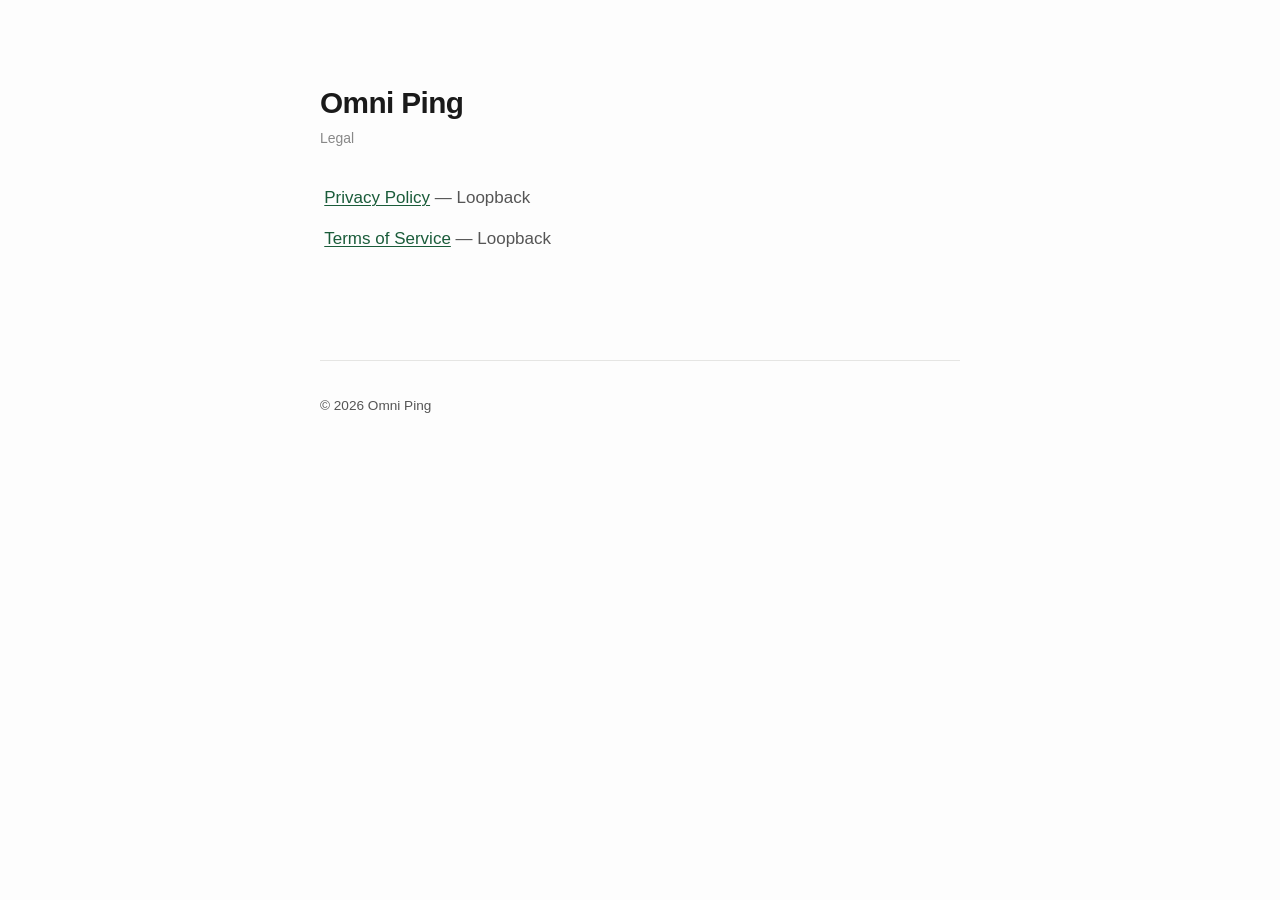
<file: index.html>
<!DOCTYPE html>
<html lang="en">
<head>
  <meta charset="utf-8">
  <meta name="viewport" content="width=device-width, initial-scale=1">
  <title>Omni Ping</title>
  <link rel="stylesheet" href="style.css">
</head>
<body>
  <main>
    <header style="padding-top: 2.5rem;">
      <h1>Omni Ping</h1>
      <p class="meta">Legal</p>
    </header>

    <section>
      <ul style="list-style: none; margin-left: 0; padding-left: 0;">
        <li style="margin-bottom: 0.75rem;"><a href="privacy.html">Privacy Policy</a> — Loopback</li>
        <li><a href="terms.html">Terms of Service</a> — Loopback</li>
      </ul>
    </section>
  </main>

  <footer>
    <p>&copy; 2026 Omni Ping</p>
  </footer>
</body>
</html>
</file>
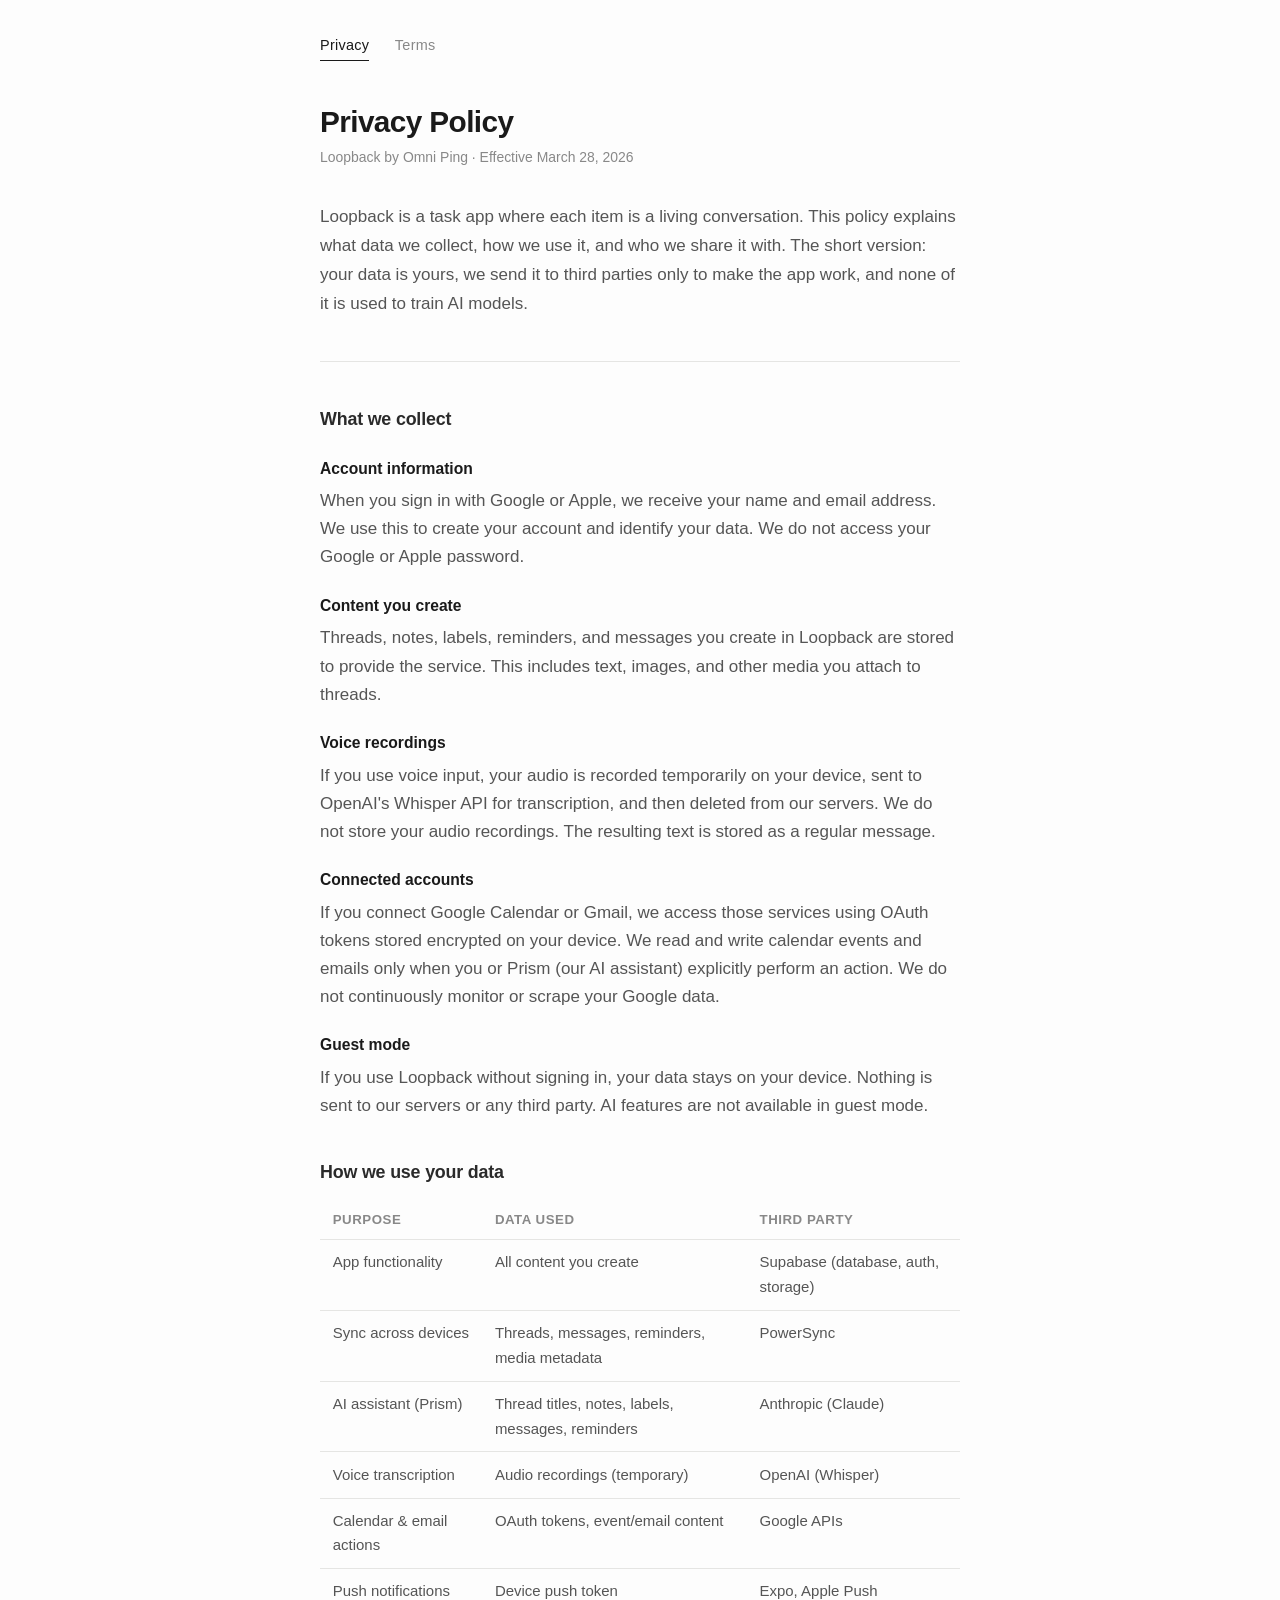
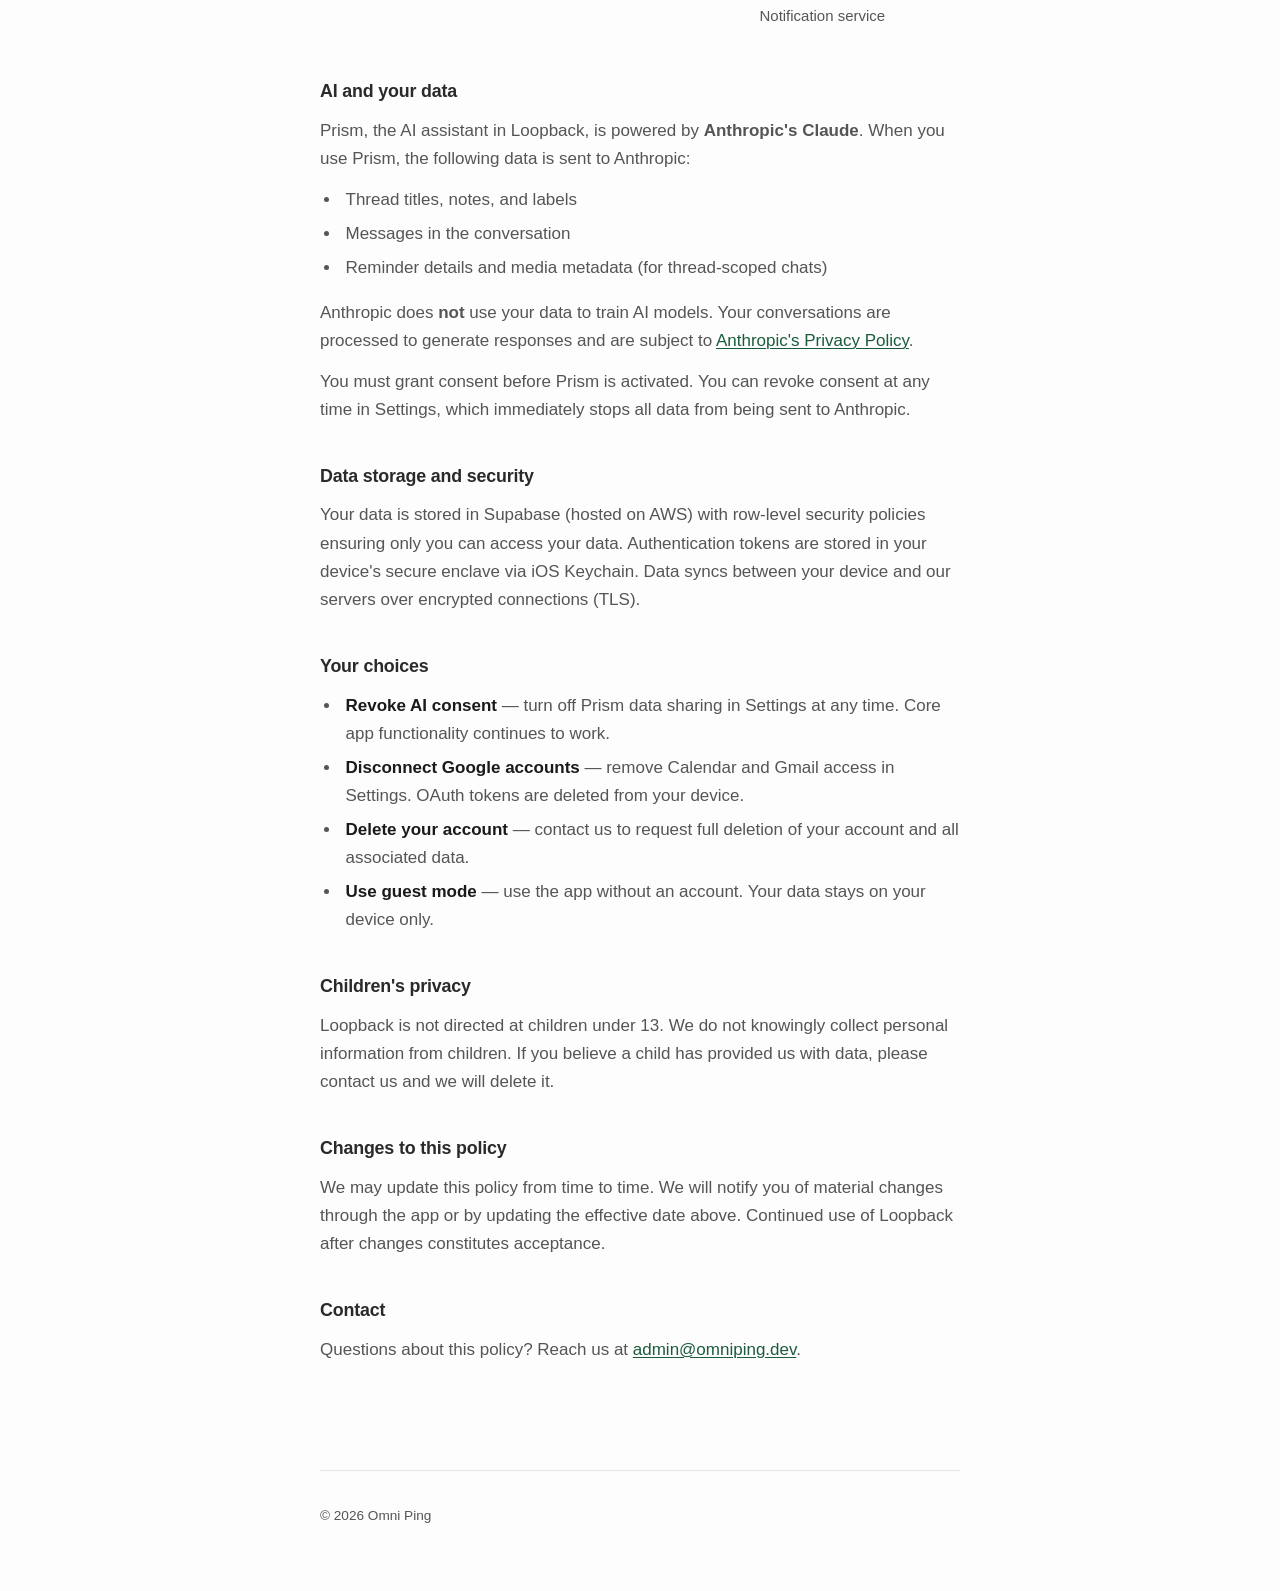
<file: privacy.html>
<!DOCTYPE html>
<html lang="en">
<head>
  <meta charset="utf-8">
  <meta name="viewport" content="width=device-width, initial-scale=1">
  <title>Privacy Policy — Loopback</title>
  <link rel="stylesheet" href="style.css">
</head>
<body>
  <nav>
    <a href="privacy.html" class="active">Privacy</a>
    <a href="terms.html">Terms</a>
  </nav>

  <main>
    <header>
      <h1>Privacy Policy</h1>
      <p class="meta">Loopback by Omni Ping &middot; Effective March 28, 2026</p>
    </header>

    <p class="lede">Loopback is a task app where each item is a living conversation. This policy explains what data we collect, how we use it, and who we share it with. The short version: your data is yours, we send it to third parties only to make the app work, and none of it is used to train AI models.</p>

    <section>
      <h2>What we collect</h2>

      <h3>Account information</h3>
      <p>When you sign in with Google or Apple, we receive your name and email address. We use this to create your account and identify your data. We do not access your Google or Apple password.</p>

      <h3>Content you create</h3>
      <p>Threads, notes, labels, reminders, and messages you create in Loopback are stored to provide the service. This includes text, images, and other media you attach to threads.</p>

      <h3>Voice recordings</h3>
      <p>If you use voice input, your audio is recorded temporarily on your device, sent to OpenAI's Whisper API for transcription, and then deleted from our servers. We do not store your audio recordings. The resulting text is stored as a regular message.</p>

      <h3>Connected accounts</h3>
      <p>If you connect Google Calendar or Gmail, we access those services using OAuth tokens stored encrypted on your device. We read and write calendar events and emails only when you or Prism (our AI assistant) explicitly perform an action. We do not continuously monitor or scrape your Google data.</p>

      <h3>Guest mode</h3>
      <p>If you use Loopback without signing in, your data stays on your device. Nothing is sent to our servers or any third party. AI features are not available in guest mode.</p>
    </section>

    <section>
      <h2>How we use your data</h2>

      <table>
        <thead>
          <tr>
            <th>Purpose</th>
            <th>Data used</th>
            <th>Third party</th>
          </tr>
        </thead>
        <tbody>
          <tr>
            <td>App functionality</td>
            <td>All content you create</td>
            <td>Supabase (database, auth, storage)</td>
          </tr>
          <tr>
            <td>Sync across devices</td>
            <td>Threads, messages, reminders, media metadata</td>
            <td>PowerSync</td>
          </tr>
          <tr>
            <td>AI assistant (Prism)</td>
            <td>Thread titles, notes, labels, messages, reminders</td>
            <td>Anthropic (Claude)</td>
          </tr>
          <tr>
            <td>Voice transcription</td>
            <td>Audio recordings (temporary)</td>
            <td>OpenAI (Whisper)</td>
          </tr>
          <tr>
            <td>Calendar &amp; email actions</td>
            <td>OAuth tokens, event/email content</td>
            <td>Google APIs</td>
          </tr>
          <tr>
            <td>Push notifications</td>
            <td>Device push token</td>
            <td>Expo, Apple Push Notification service</td>
          </tr>
        </tbody>
      </table>
    </section>

    <section>
      <h2>AI and your data</h2>
      <p>Prism, the AI assistant in Loopback, is powered by <strong>Anthropic's Claude</strong>. When you use Prism, the following data is sent to Anthropic:</p>
      <ul>
        <li>Thread titles, notes, and labels</li>
        <li>Messages in the conversation</li>
        <li>Reminder details and media metadata (for thread-scoped chats)</li>
      </ul>
      <p>Anthropic does <strong>not</strong> use your data to train AI models. Your conversations are processed to generate responses and are subject to <a href="https://www.anthropic.com/privacy" target="_blank" rel="noopener">Anthropic's Privacy Policy</a>.</p>
      <p>You must grant consent before Prism is activated. You can revoke consent at any time in Settings, which immediately stops all data from being sent to Anthropic.</p>
    </section>

    <section>
      <h2>Data storage and security</h2>
      <p>Your data is stored in Supabase (hosted on AWS) with row-level security policies ensuring only you can access your data. Authentication tokens are stored in your device's secure enclave via iOS Keychain. Data syncs between your device and our servers over encrypted connections (TLS).</p>
    </section>

    <section>
      <h2>Your choices</h2>
      <ul>
        <li><strong>Revoke AI consent</strong> — turn off Prism data sharing in Settings at any time. Core app functionality continues to work.</li>
        <li><strong>Disconnect Google accounts</strong> — remove Calendar and Gmail access in Settings. OAuth tokens are deleted from your device.</li>
        <li><strong>Delete your account</strong> — contact us to request full deletion of your account and all associated data.</li>
        <li><strong>Use guest mode</strong> — use the app without an account. Your data stays on your device only.</li>
      </ul>
    </section>

    <section>
      <h2>Children's privacy</h2>
      <p>Loopback is not directed at children under 13. We do not knowingly collect personal information from children. If you believe a child has provided us with data, please contact us and we will delete it.</p>
    </section>

    <section>
      <h2>Changes to this policy</h2>
      <p>We may update this policy from time to time. We will notify you of material changes through the app or by updating the effective date above. Continued use of Loopback after changes constitutes acceptance.</p>
    </section>

    <section>
      <h2>Contact</h2>
      <p>Questions about this policy? Reach us at <a href="mailto:admin@omniping.dev">admin@omniping.dev</a>.</p>
    </section>
  </main>

  <footer>
    <p>&copy; 2026 Omni Ping</p>
  </footer>
</body>
</html>
</file>
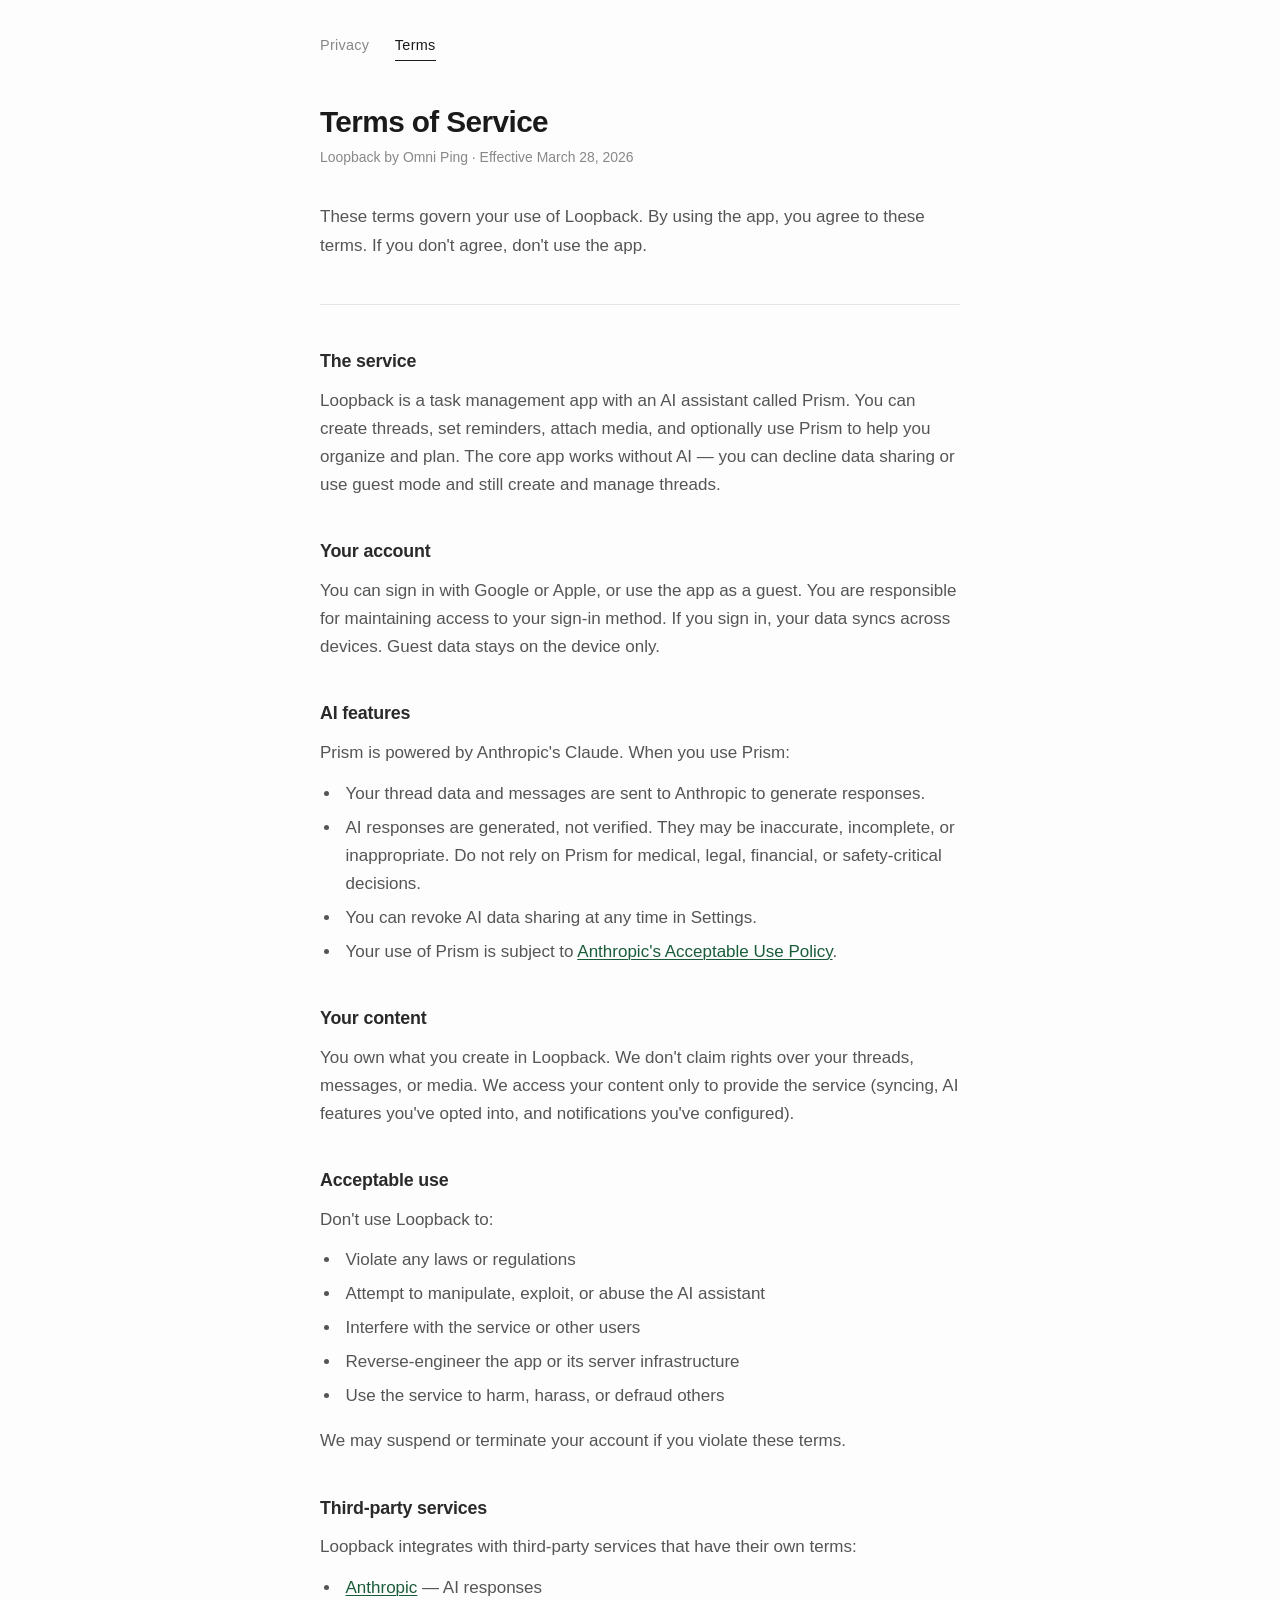
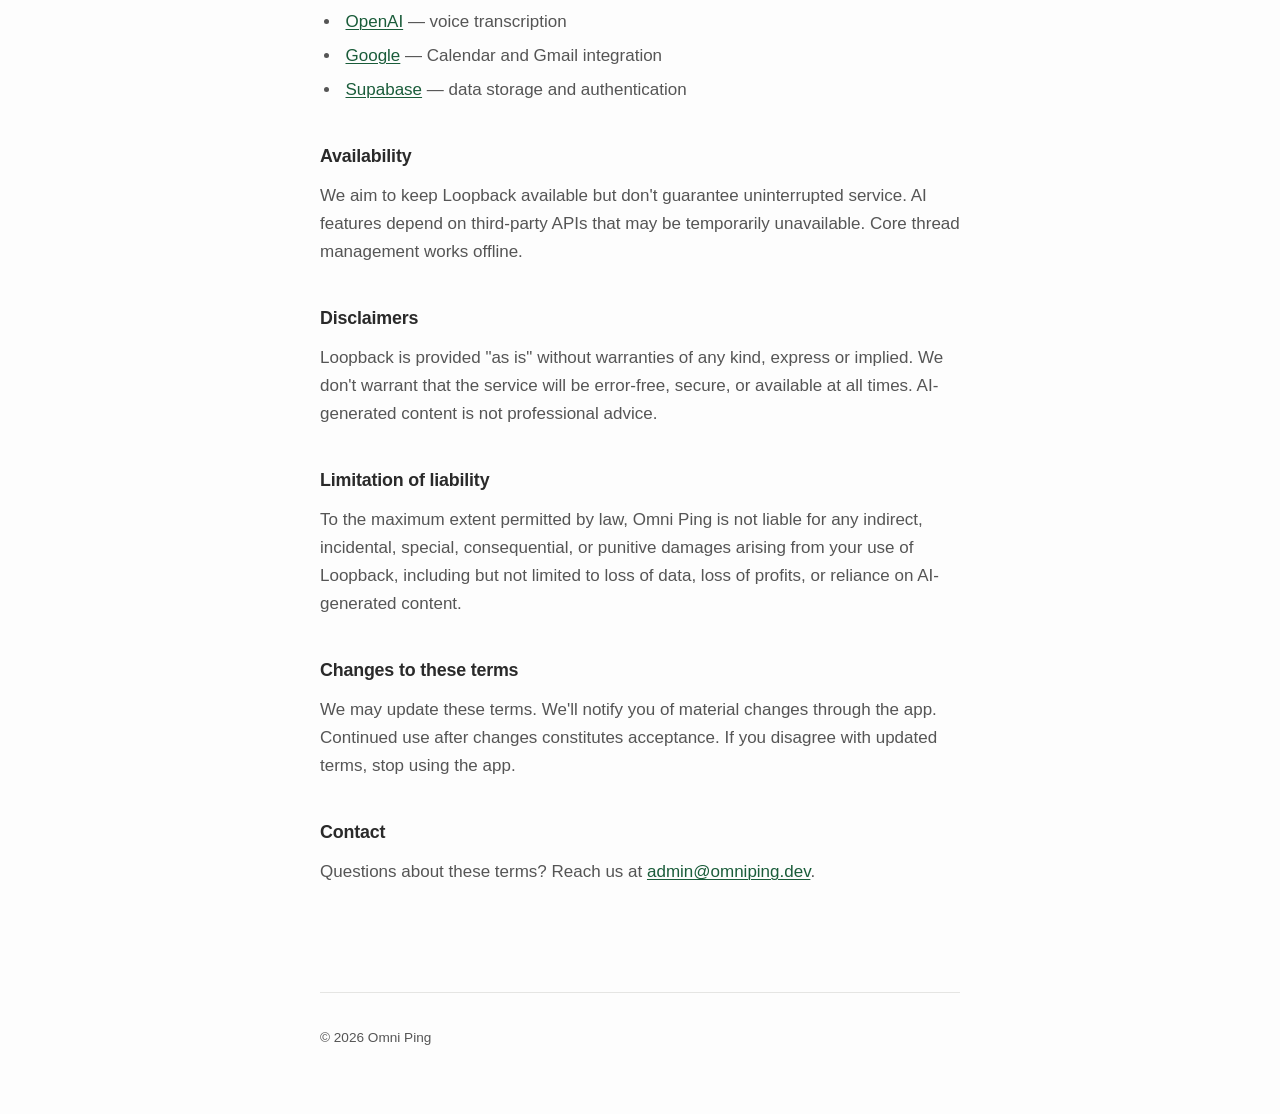
<file: terms.html>
<!DOCTYPE html>
<html lang="en">
<head>
  <meta charset="utf-8">
  <meta name="viewport" content="width=device-width, initial-scale=1">
  <title>Terms of Service — Loopback</title>
  <link rel="stylesheet" href="style.css">
</head>
<body>
  <nav>
    <a href="privacy.html">Privacy</a>
    <a href="terms.html" class="active">Terms</a>
  </nav>

  <main>
    <header>
      <h1>Terms of Service</h1>
      <p class="meta">Loopback by Omni Ping &middot; Effective March 28, 2026</p>
    </header>

    <p class="lede">These terms govern your use of Loopback. By using the app, you agree to these terms. If you don't agree, don't use the app.</p>

    <section>
      <h2>The service</h2>
      <p>Loopback is a task management app with an AI assistant called Prism. You can create threads, set reminders, attach media, and optionally use Prism to help you organize and plan. The core app works without AI — you can decline data sharing or use guest mode and still create and manage threads.</p>
    </section>

    <section>
      <h2>Your account</h2>
      <p>You can sign in with Google or Apple, or use the app as a guest. You are responsible for maintaining access to your sign-in method. If you sign in, your data syncs across devices. Guest data stays on the device only.</p>
    </section>

    <section>
      <h2>AI features</h2>
      <p>Prism is powered by Anthropic's Claude. When you use Prism:</p>
      <ul>
        <li>Your thread data and messages are sent to Anthropic to generate responses.</li>
        <li>AI responses are generated, not verified. They may be inaccurate, incomplete, or inappropriate. Do not rely on Prism for medical, legal, financial, or safety-critical decisions.</li>
        <li>You can revoke AI data sharing at any time in Settings.</li>
        <li>Your use of Prism is subject to <a href="https://www.anthropic.com/policies/aup" target="_blank" rel="noopener">Anthropic's Acceptable Use Policy</a>.</li>
      </ul>
    </section>

    <section>
      <h2>Your content</h2>
      <p>You own what you create in Loopback. We don't claim rights over your threads, messages, or media. We access your content only to provide the service (syncing, AI features you've opted into, and notifications you've configured).</p>
    </section>

    <section>
      <h2>Acceptable use</h2>
      <p>Don't use Loopback to:</p>
      <ul>
        <li>Violate any laws or regulations</li>
        <li>Attempt to manipulate, exploit, or abuse the AI assistant</li>
        <li>Interfere with the service or other users</li>
        <li>Reverse-engineer the app or its server infrastructure</li>
        <li>Use the service to harm, harass, or defraud others</li>
      </ul>
      <p>We may suspend or terminate your account if you violate these terms.</p>
    </section>

    <section>
      <h2>Third-party services</h2>
      <p>Loopback integrates with third-party services that have their own terms:</p>
      <ul>
        <li><a href="https://www.anthropic.com/policies/terms" target="_blank" rel="noopener">Anthropic</a> — AI responses</li>
        <li><a href="https://openai.com/terms" target="_blank" rel="noopener">OpenAI</a> — voice transcription</li>
        <li><a href="https://policies.google.com/terms" target="_blank" rel="noopener">Google</a> — Calendar and Gmail integration</li>
        <li><a href="https://supabase.com/terms" target="_blank" rel="noopener">Supabase</a> — data storage and authentication</li>
      </ul>
    </section>

    <section>
      <h2>Availability</h2>
      <p>We aim to keep Loopback available but don't guarantee uninterrupted service. AI features depend on third-party APIs that may be temporarily unavailable. Core thread management works offline.</p>
    </section>

    <section>
      <h2>Disclaimers</h2>
      <p>Loopback is provided "as is" without warranties of any kind, express or implied. We don't warrant that the service will be error-free, secure, or available at all times. AI-generated content is not professional advice.</p>
    </section>

    <section>
      <h2>Limitation of liability</h2>
      <p>To the maximum extent permitted by law, Omni Ping is not liable for any indirect, incidental, special, consequential, or punitive damages arising from your use of Loopback, including but not limited to loss of data, loss of profits, or reliance on AI-generated content.</p>
    </section>

    <section>
      <h2>Changes to these terms</h2>
      <p>We may update these terms. We'll notify you of material changes through the app. Continued use after changes constitutes acceptance. If you disagree with updated terms, stop using the app.</p>
    </section>

    <section>
      <h2>Contact</h2>
      <p>Questions about these terms? Reach us at <a href="mailto:admin@omniping.dev">admin@omniping.dev</a>.</p>
    </section>
  </main>

  <footer>
    <p>&copy; 2026 Omni Ping</p>
  </footer>
</body>
</html>
</file>
<file: style.css>
/* --------------------------------------------------------
   Omni Ping — Legal Pages
   Design intent: readable, trustworthy, scannable.
   No decoration. Information IS the design.
   -------------------------------------------------------- */

*,
*::before,
*::after {
  margin: 0;
  padding: 0;
  box-sizing: border-box;
}

:root {
  --text: #1a1a1a;
  --text-secondary: #555;
  --text-muted: #888;
  --bg: #fdfdfd;
  --surface: #f5f5f4;
  --border: #e5e5e3;
  --accent: #2a2a2a;
  --link: #1a5c3a;
  --link-hover: #0f3d26;
  --max-width: 640px;
}

@media (prefers-color-scheme: dark) {
  :root {
    --text: #e8e6e3;
    --text-secondary: #a8a6a3;
    --text-muted: #706e6b;
    --bg: #161615;
    --surface: #1e1e1d;
    --border: #2a2a28;
    --accent: #e8e6e3;
    --link: #6abf8a;
    --link-hover: #8ed4a8;
  }
}

html {
  font-size: 17px;
  -webkit-font-smoothing: antialiased;
  -moz-osx-font-smoothing: grayscale;
}

body {
  font-family: -apple-system, BlinkMacSystemFont, "Segoe UI", Roboto,
    Helvetica, Arial, sans-serif;
  color: var(--text);
  background: var(--bg);
  line-height: 1.65;
  padding: 0 1.25rem;
}

/* --- Navigation --- */

nav {
  max-width: var(--max-width);
  margin: 0 auto;
  padding: 2rem 0 0;
  display: flex;
  gap: 1.5rem;
  font-size: 0.85rem;
  letter-spacing: 0.02em;
}

nav a {
  color: var(--text-muted);
  text-decoration: none;
  padding-bottom: 0.15rem;
  border-bottom: 1.5px solid transparent;
  transition: color 0.15s, border-color 0.15s;
}

nav a:hover {
  color: var(--text);
}

nav a.active {
  color: var(--text);
  border-bottom-color: var(--text);
}

/* --- Main content --- */

main {
  max-width: var(--max-width);
  margin: 0 auto;
  padding: 2.5rem 0 4rem;
}

header {
  margin-bottom: 2rem;
}

h1 {
  font-size: 1.75rem;
  font-weight: 600;
  letter-spacing: -0.02em;
  line-height: 1.2;
  margin-bottom: 0.4rem;
}

.meta {
  font-size: 0.82rem;
  color: var(--text-muted);
}

.lede {
  font-size: 1rem;
  color: var(--text-secondary);
  line-height: 1.7;
  margin-bottom: 2.5rem;
  padding-bottom: 2.5rem;
  border-bottom: 1px solid var(--border);
}

/* --- Sections --- */

section {
  margin-bottom: 2.25rem;
}

h2 {
  font-size: 1.05rem;
  font-weight: 600;
  letter-spacing: -0.01em;
  margin-bottom: 0.6rem;
  color: var(--accent);
}

h3 {
  font-size: 0.92rem;
  font-weight: 600;
  margin-top: 1.25rem;
  margin-bottom: 0.35rem;
  color: var(--text);
}

p {
  margin-bottom: 0.75rem;
  color: var(--text-secondary);
}

a {
  color: var(--link);
  text-decoration-thickness: 1px;
  text-underline-offset: 2px;
  transition: color 0.15s;
}

a:hover {
  color: var(--link-hover);
}

/* --- Lists --- */

ul {
  margin: 0.5rem 0 1rem 1.25rem;
  color: var(--text-secondary);
}

li {
  margin-bottom: 0.35rem;
  padding-left: 0.25rem;
}

li strong {
  color: var(--text);
  font-weight: 550;
}

/* --- Table --- */

table {
  width: 100%;
  border-collapse: collapse;
  margin: 0.75rem 0 1rem;
  font-size: 0.88rem;
}

th {
  text-align: left;
  font-weight: 600;
  font-size: 0.78rem;
  text-transform: uppercase;
  letter-spacing: 0.04em;
  color: var(--text-muted);
  padding: 0.5rem 0.75rem;
  border-bottom: 1.5px solid var(--border);
}

td {
  padding: 0.6rem 0.75rem;
  border-bottom: 1px solid var(--border);
  color: var(--text-secondary);
  vertical-align: top;
}

tr:last-child td {
  border-bottom: none;
}

/* --- Footer --- */

footer {
  max-width: var(--max-width);
  margin: 0 auto;
  padding: 2rem 0 3rem;
  border-top: 1px solid var(--border);
  font-size: 0.8rem;
  color: var(--text-muted);
}

/* --- Responsive --- */

@media (max-width: 480px) {
  html {
    font-size: 16px;
  }

  h1 {
    font-size: 1.5rem;
  }

  table {
    font-size: 0.82rem;
  }

  th,
  td {
    padding: 0.5rem;
  }
}
</file>
